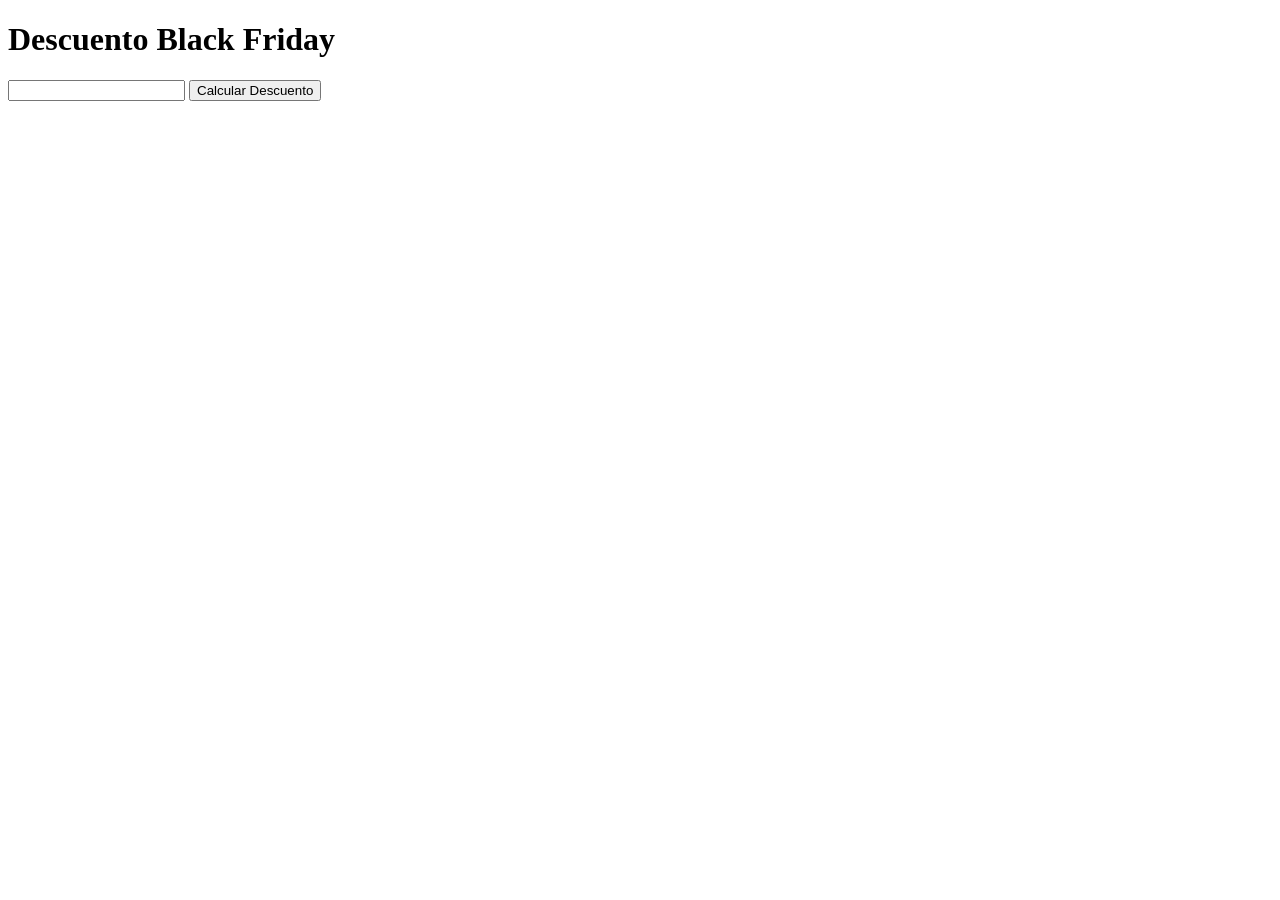
<file: Calculadora de Descuento Black/index.html>
<!DOCTYPE html>
<html lang="en">
<head>
    <meta charset="UTF-8">
    <meta name="viewport" content="width=device-width, initial-scale=1.0">
    <title>ejercicio-fijacion</title>
</head>
<body>
    <div class="proyecto-container">

        <h1>Descuento Black Friday</h1>
        <input type="number" id="precioPrenda">

        <button onclick="calcularDescuento()">Calcular Descuento</button>

        <div id="resultadoDescuento"></div>

    </div>
    <script>

        function calcularDescuento() {
            let precio = parseFloat(document.getElementById('precioPrenda').value);
            let descuento = precio * 0.30;
            let precioFinal = precio - descuento; 

            let formatoEuro = new Intl.NumberFormat('es-ES', {
                style: 'currency',
                currency: 'EUR'
            });

            document.getElementById('resultadoDescuento').innerHTML = `
        <div style="background-color: #e8f5e9; padding: 20px; border-radius: 8px; margin-top: 20px; border-left: 5px solid #2e7d32;">
            <p><strong>Precio Original:</strong> ${formatoEuro.format(precio)}</p>
            <p style="color: #c62828;"><strong>Descuento (30%):</strong> - ${formatoEuro.format(descuento)}</p>
            <hr style="border: 0; border-top: 1px dashed #ccc; margin: 10px 0;">
            <h3 style="color: #2e7d32;">Precio Final: ${formatoEuro.format(precioFinal)}</h3>
        </div>
    `;
            
        }

        

    </script>
</body>
</html>
</file>
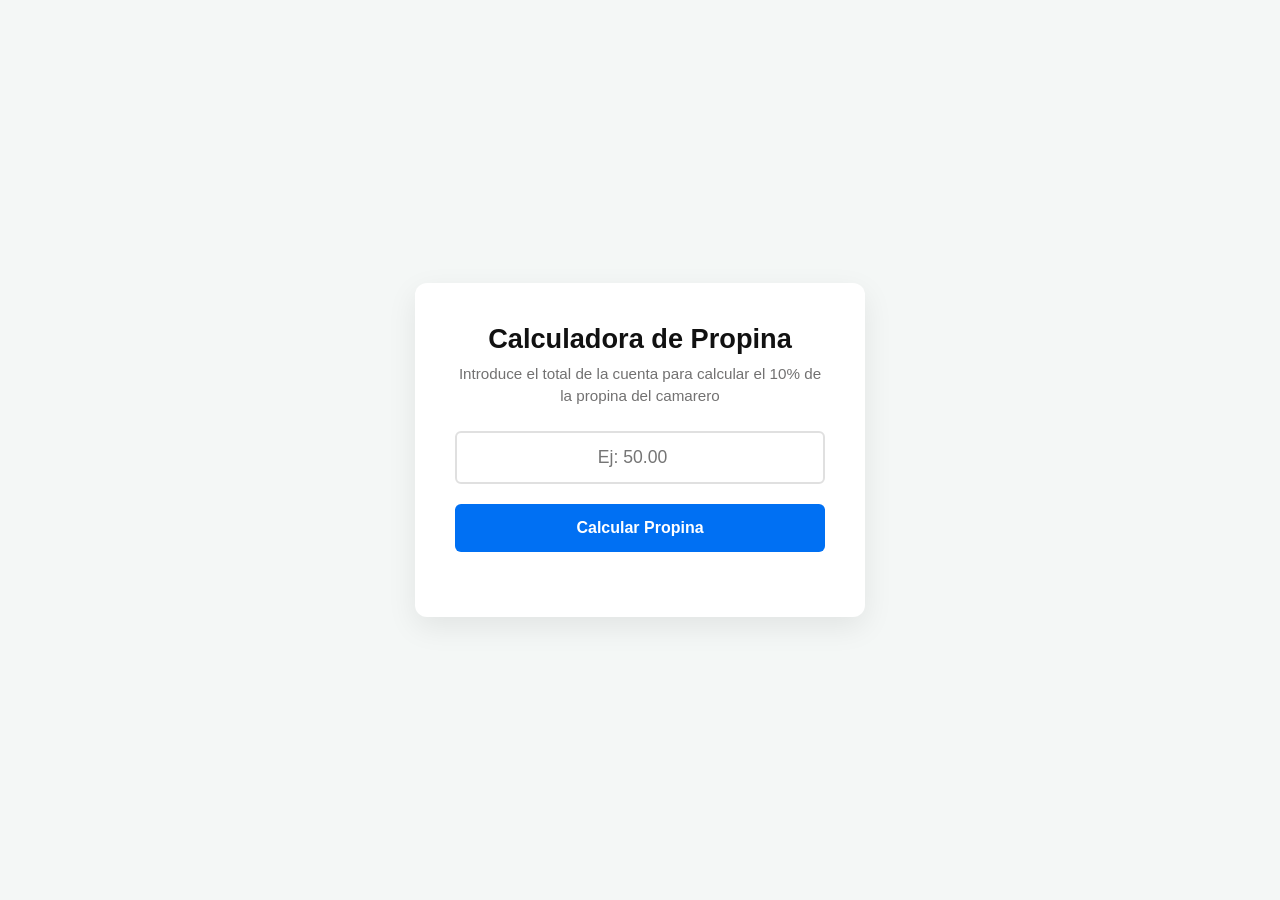
<file: calculadora-propina/index.html>
<!DOCTYPE html>
<html lang="es-ES">
<head>
    <meta charset="UTF-8">
    <meta name="viewport" content="width=device-width, initial-scale=1.0">
    <title>Calculadora de Propina</title>
    <link rel="stylesheet" href="style.css">

</head>
<body>

    <div class="proyecto-container">

        <div class="proyecto-calculadora">
            <h1>Calculadora de Propina</h1>
            <p>Introduce el total de la cuenta para calcular el 10% de la propina del camarero</p>

            <div class="campo-grupo">
                <input type="number" id="valorCuenta" placeholder="Ej: 50.00">
            </div>

            <button onclick="calcularPropina()">Calcular Propina</button>
            <div id="resultadoPropina" class="resultado-zona"></div>
        </div>    
    </div>
</body>

<script>

    function calcularPropina(){
        let valorCuenta = parseFloat(document.getElementById('valorCuenta').value);
        let propina = valorCuenta * 0.10;
        let resultadoPropina = valorCuenta + propina

        let formatoEuro = new Intl.NumberFormat('es-ES', {
            style: 'currency',
            currency: 'EUR'
        });

        document.getElementById('resultadoPropina').innerHTML = `
            <div>
                <p>Subtotal (Cuenta): ${formatoEuro.format(valorCuenta)}</p>
                <p>Propina (10%): + ${formatoEuro.format(propina)}</p>
                <hr>
                <h3>Total a Pagar: ${formatoEuro.format(resultadoPropina)}</h3>
            </div>
            `;    

            }
    
</script>

</html>
</file>
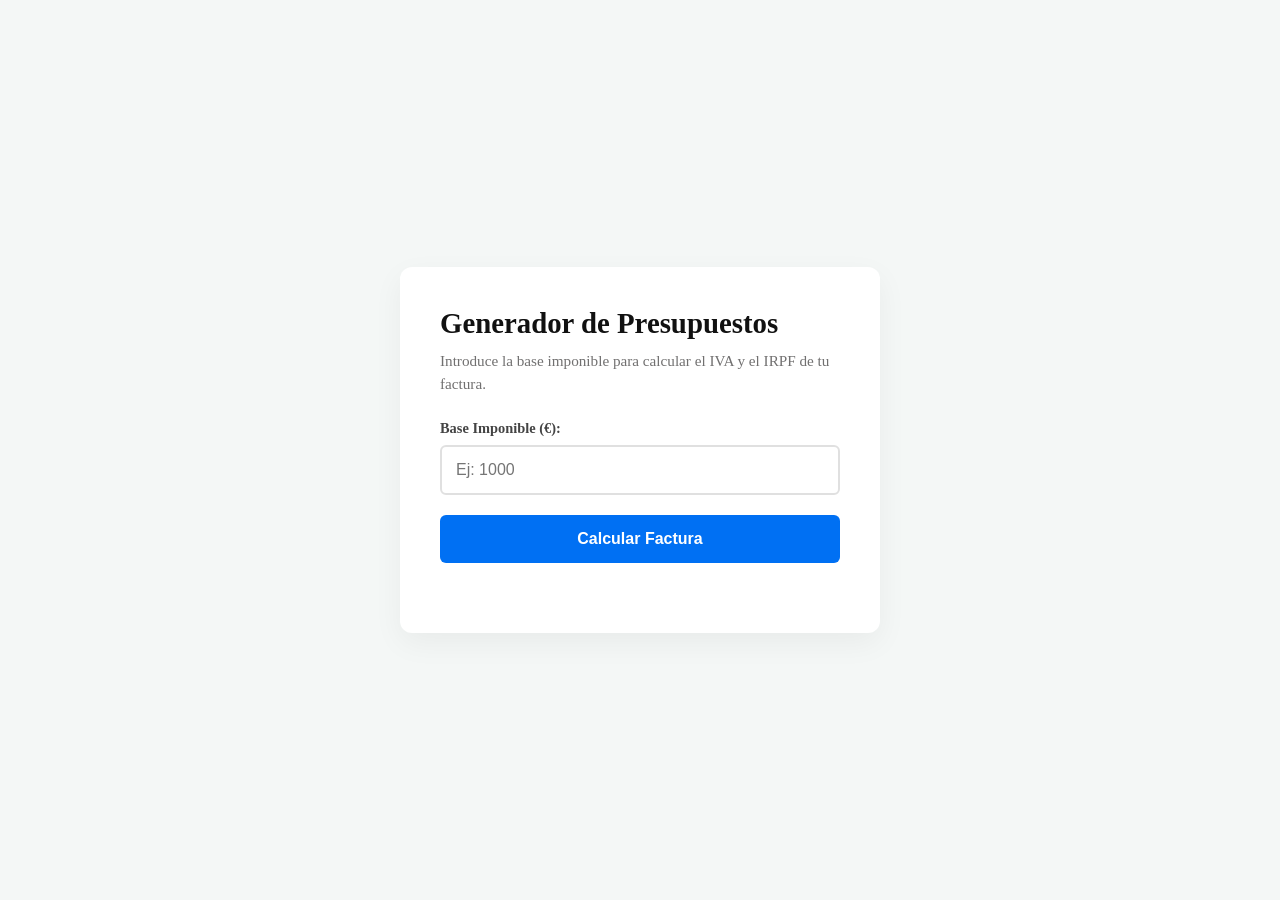
<file: generador-presupuestos/index.html>
<!DOCTYPE html>
<html lang="es">
<head>
    <meta charset="UTF-8">
    <meta name="viewport" content="width=device-width, initial-scale=1.0">
    <title>Calculadora de Presupuesto</title>
    <link rel="stylesheet" href="style.css">
</head>
<body>
<div class="proyecto-container">
    <div class="proyecto-calculadora">
        <h1>Generador de Presupuestos</h1>
        <p>Introduce la base imponible para calcular el IVA y el IRPF de tu factura.</p>

        <div class="campo-grupo">
            <label for="valorBruto">Base Imponible (€): </label>
            <input type="number" id="valorBruto" placeholder="Ej: 1000">
        </div>

        <button onclick="generarPresupuesto()">Calcular Factura</button>

        <div id="resultado" class="resultado-zona">

        </div>
    </div>
</div>

    <script>

        function generarPresupuesto() {

            let entradaUsuario = document.getElementById('valorBruto').value;
            let valorBruto = parseFloat(entradaUsuario);

            if (isNaN(valorBruto) || valorBruto <= 0) {
                document.getElementById('resultado').innerHTML = "<p class='error'>Por favor,introduce un número válido.</p>";
                return;
            }

            let iva = valorBruto * 0.21; 
            let irpf = valorBruto * 0.15;
            let valorFinal = valorBruto + iva - irpf;
            
            let formatoEuro = new Intl.NumberFormat('es-ES', {
                style: 'currency',
                currency: 'EUR'
            });

            document.getElementById('resultado').innerHTML = `
                <div class="recibo-resumen">
                    <p><strong>Base Imponible:</strong> ${formatoEuro.format(valorBruto)}</P>
                    <p><strong>IVA Aplicado (21%):</strong> + ${formatoEuro.format(iva)}</p>
                    <p><strong>IRPF Retenido (15%):</strong> - ${formatoEuro.format(irpf)}</p>
                    <hr>
                    <h3>Total Líquido: ${formatoEuro.format(valorFinal)}</h3>
                </div>    
            
            `;          

        }
    </script>

</body>
</html>
</file>
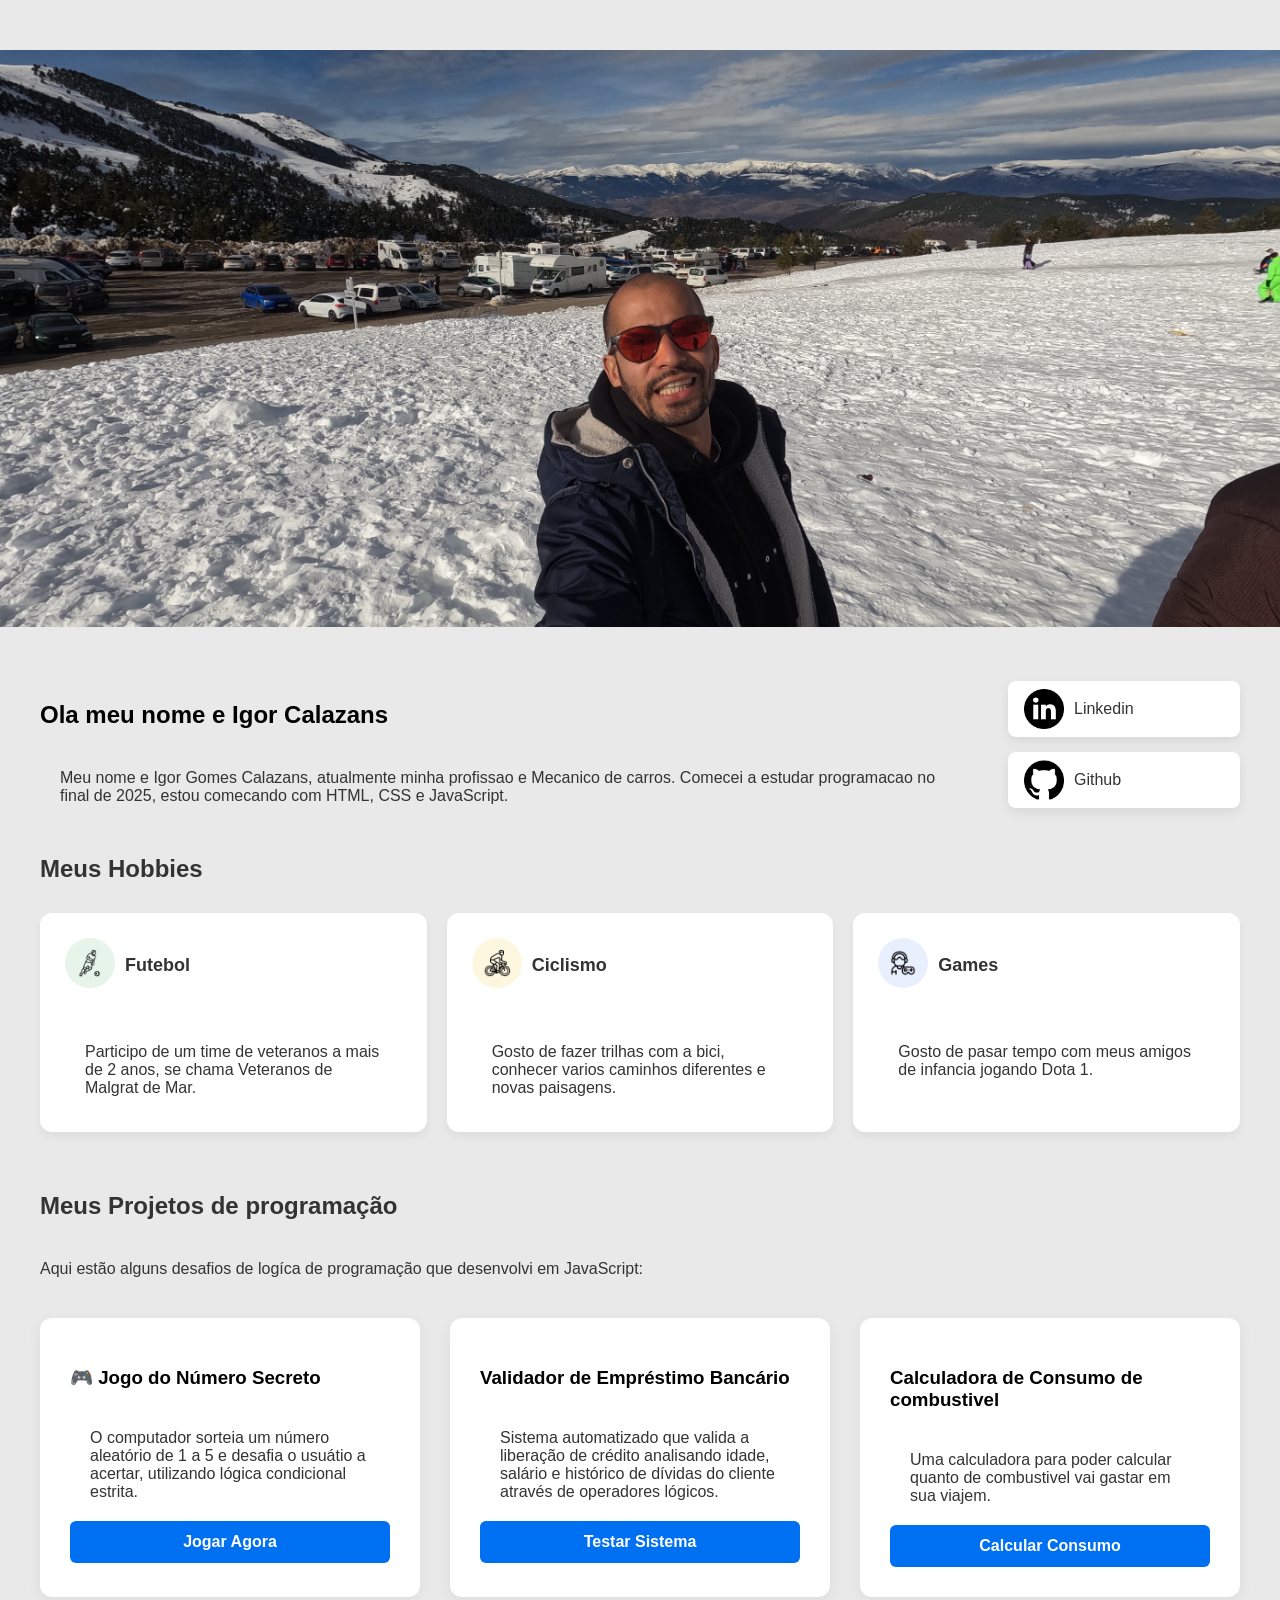
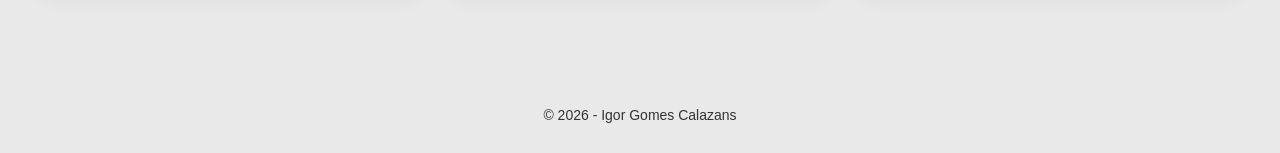
<file: Pagina Pessoal/index.html>
<!DOCTYPE html>
<html lang="pt-BR">
    <head>
        <meta charset="UTF-8">
        <meta name="viewport" content="width=device-width, initial-scale=1.0">
        <title>Meu Portifólio Igor Gomes Calazans</title>

        <link rel="stylesheet" href="estilo.css">

    </head>
    <body>

        <header>
            <img src="img/igorcalazans.png" alt="Foto de perfil de Igor Calazans" width="100%" >
        </header>

        <main>

            <section class="profile-container">
                <div class="profile-text">
                    <h1>Ola meu nome e Igor Calazans</h1>
                    <p>
                    Meu nome e Igor Gomes Calazans, atualmente minha profissao e Mecanico de carros. 
                    Comecei a estudar programacao no final de 2025, estou comecando com HTML, CSS e JavaScript.
                    </p>
                </div>

                <div class="profile-links">
                        
                    <a href="https://www.linkedin.com/in/igor-calazans-14679012a/?locale=pt" target="_blank" rel="noopener noreferrer" class="link-button">
                        <img src="img/linkedin.png" alt="logo do linkedin" class="link-img">
                         Linkedin
                    </a>                    
                    <a href="https://github.com/IgorGCalazans" target="_blank" rel="noopener noreferrer" class="link-button">
                        <img src="img/github.png" alt="lodo do GitHub" class="link-img">
                         Github
                    </a>                    
                      
                </div>
            </section>
    

        <section id="hobbies">

            <h2>Meus Hobbies</h2>
    
            <div id="habilidades">
        
                <div class="hobby-card" id="futebol">
                    <div class="card-header">
                        <div class="icon-container green">
                            <img src="img/jogador-de-futebol.png" alt="Ícone de Futebol" class="png-icon">                        
                        </div>
                            <h3 class="titulo-hobbies">Futebol</h3>                           
                    </div>

                    <p>
                    Participo de um time de veteranos a mais de 2 anos, 
                    se chama Veteranos de Malgrat de Mar. 
                    </p>
                </div>
            
                <div class="hobby-card" id="ciclismo">
                    <div class="card-header">
                        <div class="icon-container orange">
                            <img src="img/ciclismo.png" alt="Ícone de Ciclismo" class="png-icon">                        
                        </div>  
                        <h3 class="titulo-hobbies">Ciclismo</h3>
                    </div>

                    <p>
                    Gosto de fazer trilhas com a bici, 
                    conhecer varios caminhos diferentes e novas paisagens.                 
                    </p>
                </div>

                <div class="hobby-card" id="game">
                    <div class="card-header">
                        <div class="icon-container blue">
                            <img src="img/jogador.png" alt="Ícone de Controle de videogame" class="png-icon">                        
                        </div>
                        <h3 class="titulo-hobbies">Games</h3>
                    </div>

                    <p>
                    Gosto de pasar tempo com meus 
                    amigos de infancia jogando Dota 1.
                    </p>
                    
                </div>

            </div>        
        </section>

        </main>

        <section id="projetos">

                <h2>Meus Projetos de programação</h2>
                <p>Aqui estão alguns desafios de logíca de programação que desenvolvi em JavaScript:</p>

            <div class="projeto-container">

                <div class="projeto-card">
                    <h3>🎮 Jogo do Número Secreto</h3>
                    <p>
                        O computador sorteia um número aleatório de 1 a 5 e desafia o usuátio a acertar, 
                        utilizando lógica condicional estrita.
                    </p>
                    <button onclick="jogarNumeroSecreto()">Jogar Agora</button>
                </div>

                <div class="projeto-card">
                    <h3> Validador de Empréstimo Bancário</h3>
                    <p>
                        Sistema automatizado que valida a liberação de crédito analisando idade, salário e histórico de dívidas
                        do cliente através de operadores lógicos.
                    </p>
                    <button onclick="validarEmprestimo()">Testar Sistema</button>
                </div>

                <div class="projeto-card">
                    <h3> Calculadora de Consumo de combustivel</h3>
                    <p>
                        Uma calculadora para poder calcular quanto de combustivel 
                        vai gastar em sua viajem.
                    </p>
                    <button onclick="consumoMedio()">Calcular Consumo</button>
                </div>

            </div>
        </section>

        <footer>
            <p>© 2026 - Igor Gomes Calazans</p>
        </footer>

        <script>
            // Projeto 1: Jogo do Número Secreto
            function jogarNumeroSecreto() {
                let sorteio = Math.floor(Math.random() * 5) + 1;
                let usuario = parseInt(prompt("Tente a Sorte, Digite um número de 1 a 5"));

                if (usuario === sorteio) {
                    alert("🎉 Você acertou! O número correto foi " + sorteio);
                } else {
                    alert("❌ Você errou! O número correto era " + sorteio);
                }
            }

            // Projeto 2: Validador de Empréstimo
            function validarEmprestimo() {
                let idade = parseFloat(prompt("Qual é a sua idade? "));
                let salario = parseFloat(prompt("Qual é o seu salario? "));
                let nomeLimpo = prompt("Você tem alguma dívida? (resposta com 1 para 'sim' ou 2 para 'não')").toLowerCase();

                if (idade >= 18 && salario >= 2500 && nomeLimpo === '2') {
                    alert("✅ Empréstimo Aprovado");
                } else {
                    alert("❌ Empréstimo Recusado");
                }
            }


            // Projeto 3: Calculadora de consumo de Combustivel
            function consumoMedio() {
                let tipoCarro = prompt("Qual o tamanho do seu carro? Digite 1 para Pequeno(HB20, Gol) Digite 2 para Médio(Corolla, Civil) Digite 3 para Grande(SUV)");
                let km = parseFloat(prompt("Quantos quilômetros (KM) você vai percorrer na viagem? "));
                let precoCombustivel = parseFloat(prompt("Qual e o preço medio do litro do combustivel? "));
                
                let consumoMedio;

                if (tipoCarro === "1"){
                     consumoMedio = 13;     
                } else if (tipoCarro === "2") {
                     consumoMedio = 10;
                } else if (tipoCarro === "3") {
                     comsumoMedio = 8;
                } else {
                    alert("Opção inválida! Vamos considerar uma média padrão de 10 km/l.");
                    comsumoMedio = 10;
                }

                let litrosNecessarios = km / consumoMedio;
                let custoTotal = litrosNecessarios * precoCombustivel;

                alert("Para essa viagem, o ccusto total estimado com combustível sera de: R$ " + custoTotal.toFixed(2));
            }

        </script>

    </body>
</html>
</file>
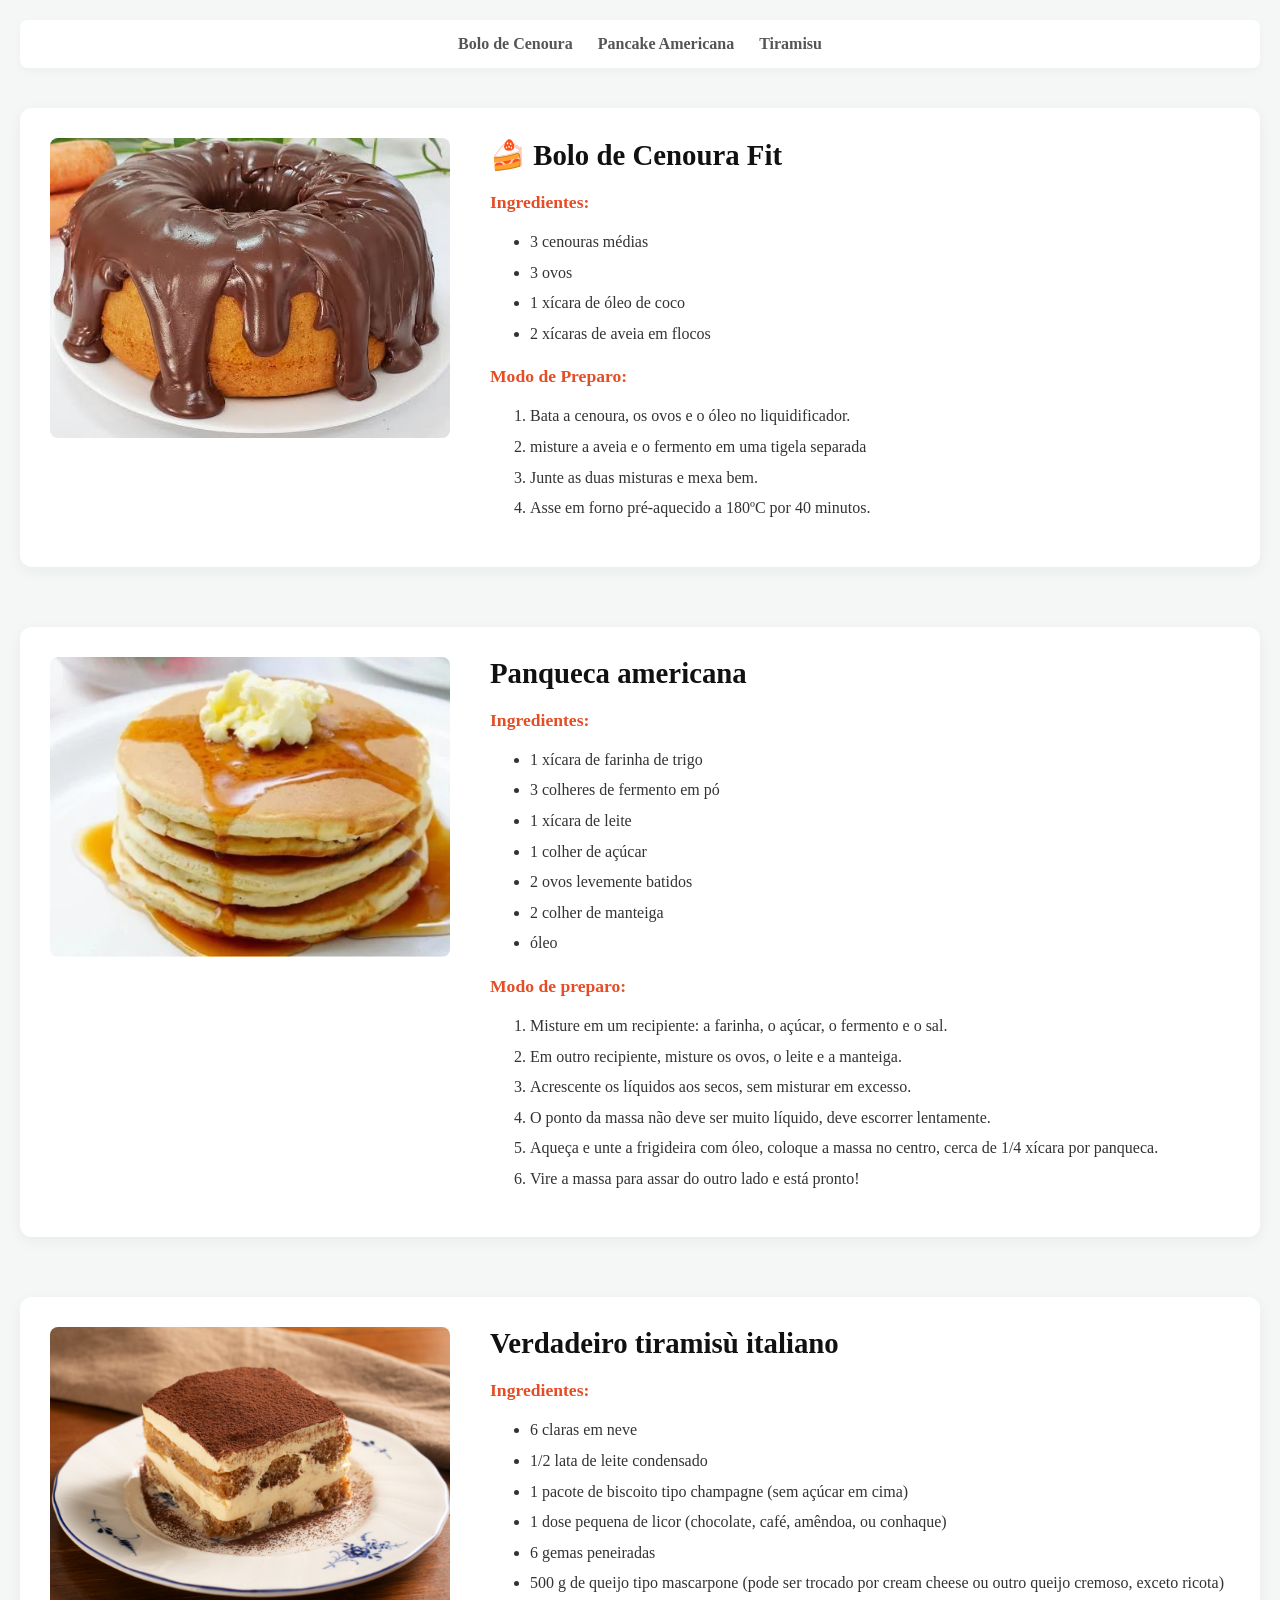
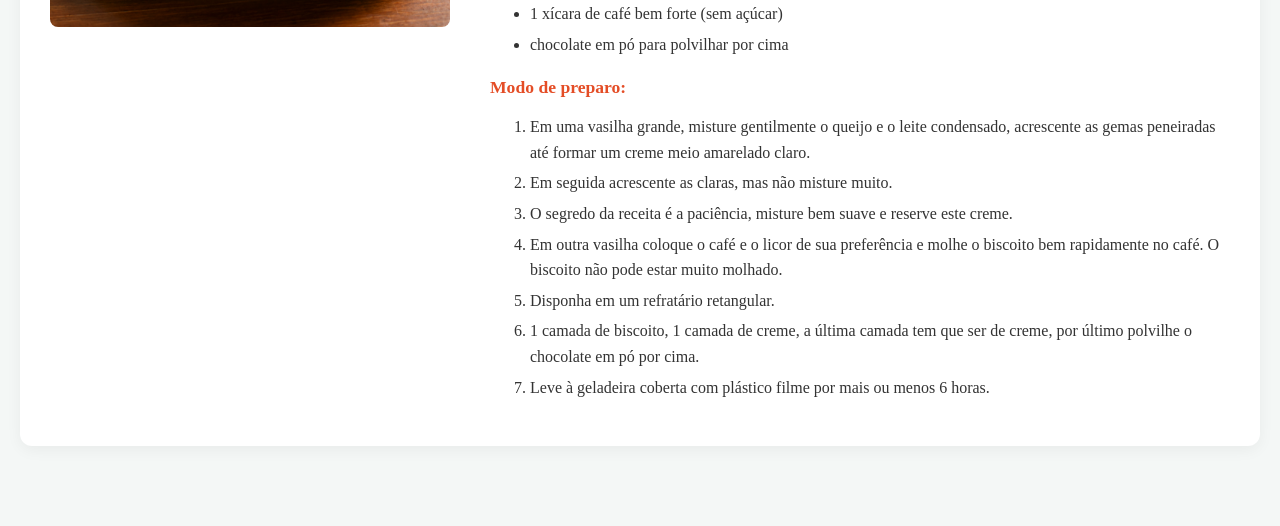
<file: Página de Receitas Culinárias/receitas.html>
<!DOCTYPE html>
<html lang="pt-BR">
<head>
    <meta charset="UTF-8">
    <meta name="viewport" content="width=device-width, initial-scale=1.0">
    <title>Receitas Culinarias</title>
    <link rel="stylesheet" href="receitas.css">

</head>
<body>

    <nav>
        <a href="#receita1">Bolo de Cenoura</a>
        <a href="#receita2">Pancake Americana</a>
        <a href="#receita3">Tiramisu</a>
    </nav>

  
    <section id="receita1">
        <article>
            
        <img src="img/bolo-de-cenoura.jpg" alt="Foto de um bolo de cenoura com coberura de chocolate">

        <div class="receita-conteudo">
            <h2>🍰 Bolo de Cenoura Fit</h2>
            <h3>Ingredientes: </h3>

            <ul>
                <li>3 cenouras médias</li>
                <li>3 ovos</li>
                <li>1 xícara de óleo de coco</li>
                <li>2 xícaras de aveia em flocos</li>
            </ul>

            <h3>Modo de Preparo:</h3>

            <ol>
                <li>Bata a cenoura, os ovos e o óleo no liquidificador.</li>
                <li>misture a aveia e o fermento em uma tigela separada</li>
                <li>Junte as duas misturas e mexa bem.</li>
                <li>Asse em forno pré-aquecido a 180ºC por 40 minutos.</li>
            </ol>
        </div>
        </article>
    </section>

    <section id="receita2">
        <article>
            
            <img src="img/panqueca-americana.jpg" alt="Foto de uma pancake americana com meu por cima dela.">

        <div class="receita-conteudo">   
            <h2> Panqueca americana</h2>
            <h3>Ingredientes: </h3>

            <ul>
                <li>1 xícara de farinha de trigo</li>
                <li>3 colheres de fermento em pó</li>
                <li>1 xícara de leite</li>
                <li>1 colher de açúcar</li>
                <li>2 ovos levemente batidos</li>
                <li>2 colher de manteiga</li>
                <li>óleo</li>
            </ul>
            <h3>Modo de preparo: </h3>

            <ol>
                <li>Misture em um recipiente: a farinha, o açúcar, o fermento e o sal.</li>
                <li>Em outro recipiente, misture os ovos, o leite e a manteiga.</li>
                <li>Acrescente os líquidos aos secos, sem misturar em excesso.</li>
                <li>O ponto da massa não deve ser muito líquido, deve escorrer lentamente.</li>
                <li>Aqueça e unte a frigideira com óleo, coloque a massa no centro, cerca de 1/4 xícara por panqueca.</li>
                <li>Vire a massa para assar do outro lado e está pronto!</li>
            </ol>
         </div>   
        </article>
    </section>

    <section id="receita3">
        <article>            

        <img src="img/Tiramisu_1200x800.jpg" alt="Foto de um tiramisu">

        <div class="receita-conteudo">        
            <h2>Verdadeiro tiramisù italiano</h2>
            <h3>Ingredientes: </h3>

            <ul>
                <li>6 claras em neve</li>
                <li>1/2 lata de leite condensado</li>
                <li>1 pacote de biscoito tipo champagne (sem açúcar em cima)</li>
                <li>1 dose pequena de licor (chocolate, café, amêndoa, ou conhaque)</li>
                <li>6 gemas peneiradas</li>
                <li>500 g de queijo tipo mascarpone (pode ser trocado por cream cheese ou outro queijo cremoso, exceto ricota)</li>
                <li>1 xícara de café bem forte (sem açúcar)</li>
                <li>chocolate em pó para polvilhar por cima</li>
            </ul>

            <h3>Modo de preparo: </h3>

            <ol>
                <li>
                    Em uma vasilha grande, misture gentilmente o queijo e o leite condensado, 
                    acrescente as gemas peneiradas até formar um creme meio amarelado claro.
                </li>
                <li>Em seguida acrescente as claras, mas não misture muito.</li>
                <li>O segredo da receita é a paciência, misture bem suave e reserve este creme.</li>
                <li>
                    Em outra vasilha coloque o café e o licor de sua preferência e molhe o biscoito bem rapidamente no café. 
                    O biscoito não pode estar muito molhado.
                </li>
                <li>Disponha em um refratário retangular.</li>
                <li>
                    1 camada de biscoito, 1 camada de creme, a última camada tem que ser de creme, 
                    por último polvilhe o chocolate em pó por cima.
                </li>
                <li>Leve à geladeira coberta com plástico filme por mais ou menos 6 horas.</li>
            </ol>
        </div>    
        </article>
    </section>
    </div>
    
</body>
</html>
</file>
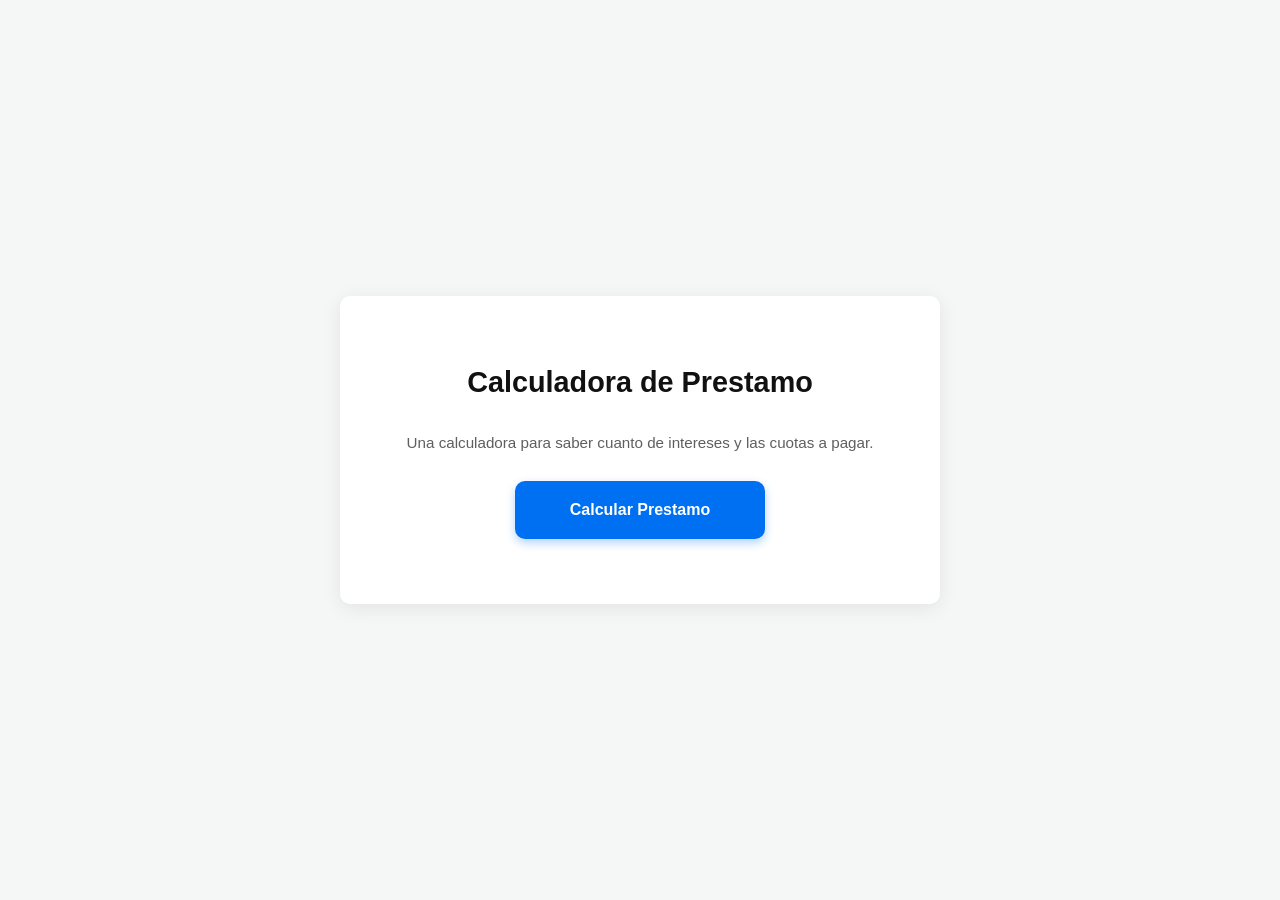
<file: simulador-prestamo/simulador-prestamo.html>
<!DOCTYPE html>
<html lang="es">
<head>
    <meta charset="UTF-8">
    <meta name="viewport" content="width=device-width, initial-scale=1.0">
    <title>Simulador de Prestamo</title>

    <link rel="stylesheet" href="style.css">

</head>
<body>

    <div class="proyeto-container">
        <div class="proyeto-calculadora">
            <h1>Calculadora de Prestamo</h1>
            <p>Una calculadora para saber cuanto de intereses y las cuotas a pagar.</p>

            <button onclick="calcularPrestamo()">Calcular Prestamo</button>
        </div>
    </div>
        <script>

            function calcularPrestamo(){
                
                let cantidad = parseFloat(prompt("¿Qué cantidad de dinero necesitas solicitar? (€)"));

                if (isNaN(cantidad) || cantidad <= 0){
                    alert("Por favor, introduzca una cantidad de dinero válida.");
                    return;
                }

                let plazos = prompt("Seleccione el plazo de devolucíon:\n1 - 12 meses (5% interés)\n2 - 24 meses (10% interés)\n3 - 36 meses (15% interés)");

                let tasaInteres;
                let meses;

                if (plazos === "1" || plazos === "12"){
                    tasaInteres = 0.05;
                    meses = 12;
                } else if (plazos === "2" || plazos === "24"){
                    tasaInteres = 0.10;
                    meses = 24;
                } else if (plazos === "3" || plazos === "36"){
                    tasaInteres = 0.15;
                    meses = 36;
                } else {
                    alert("Opcíon no válida, Por favor, intente de nuevo.");
                    return; 
                }

                let totalIntereses = cantidad * tasaInteres;
                let valorPrestamo = cantidad + totalIntereses;
                let cuotaMensual = valorPrestamo / meses;

                let formatoEuro = new Intl.NumberFormat('es-ES', {
                    style: 'currency', 
                    currency: 'EUR'
                });
                
                alert("Resumen de su préstamo:\n" + 
                    "- Total a devolver: " + formatoEuro.format(valorPrestamo) + "\n" + 
                    "- Intereses aplicados: " + formatoEuro.format(totalIntereses) + "\n" + 
                    "- Cuota mensual (" + meses + " meses): " + formatoEuro.format(cuotaMensual));       
            }

        </script>
    
</body>
</html>
</file>
<file: calculadora-propina/style.css>
* {
    margin: 0;
    padding: 0;
    box-sizing: border-box;
}

body {
    margin: 0;
    font-family: 'Segoe UI', Tahoma, Geneva, Verdana, sans-serif;
    background-color: #f4f7f6;
}

.proyecto-container {
    display: flex;
    justify-content: center;
    align-items: center;
    min-height: 100vh;
    padding: 20px;
}

.proyecto-calculadora {
    background: #ffffff;
    padding: 40px;
    border-radius: 12px;
    box-shadow: 0 10px 30px rgba(0, 0, 0, 0.08);
    text-align: center;
    max-width: 450px;
    width: 100%;
}

.proyecto-calculadora h1 {
    font-size: 1.7rem;
    color: #111111;
    margin-bottom: 8px;
    
}

.proyecto-calculadora p {
    font-size: 0.95rem;
    color: #727171;
    margin-bottom: 25px;
    line-height: 1.4;
}

.campo-grupo input {
    width: 100%;
    padding: 14px;
    font-size: 1.1rem;
    border: 2px solid #e0e0e0;
    border-radius: 6px;
    outline: none;
    text-align: center;
    margin-bottom: 20px;
    transition: border-color 0.2s;
}

.campo-grupo input:focus {
    border-color: #0070f3;
}

.proyecto-calculadora button {
    background-color: #0070f3;
    color: white;
    border: none;
    padding: 15px;
    font-size: 1rem;
    font-weight: bold;
    border-radius: 6px;
    cursor: pointer;
    width: 100%;
    transition: all 0.3s ease;
}

.proyecto-calculadora button:hover {
    background-color: #0051a8;
    transform: translateY(-2px);
    box-shadow: 0 5px 15px rgba(0, 112, 243, 0.3);
}

.resultado-zona {
    margin-top: 25px;
    text-align: left;
}
</file>
<file: generador-presupuestos/style.css>
* {
    margin: 0;
    padding: 0;
    box-sizing: border-box;
}

body {
    font-family: Segoe 'Segoe UI', Tahoma, Geneva, Verdana, sans-serif;
    background-color: #f4f7f6;
    color: #333333;
}

.proyecto-container {
    display: flex;
    justify-content: center;
    align-items: center;
    min-height: 100vh;
    padding: 20px;
}

.proyecto-calculadora {
    background-color: #ffffff;
    padding: 40px;
    border-radius: 12px;
    box-shadow: 0 10px 30px rgba(0, 0, 0, 0.05);
    width: 100%;
    max-width: 480px;
}

.proyecto-calculadora h1 {
    font-size: 1.8rem;
    color: #111111;
    margin-bottom: 10px;
}

.proyecto-calculadora p {
    font-size: 0.95rem;
    color: #717070;
    margin-bottom: 25px;
    line-height: 1.5;
}

.campo-grupo {
    display: flex;
    flex-direction: column;
    text-align: left;
    margin-bottom: 20px;
}

.campo-grupo label {
    font-size: 0.9rem;
    font-weight: bold;
    color: #444444;
    margin-bottom: 8px;
}

.campo-grupo input {
    padding: 14px;
    font-size: 1rem;
    border: 2px solid #e0e0e0;
    border-radius: 6px;
    outline: none;
    transition: border-color 0.2s;
}

.campo-grupo input:focus {
    border-color: #0070f3;
}

.proyecto-calculadora button {
    background-color: #0070f3;
    color: white;
    border: none;
    padding: 15px;
    font-size: 1rem;
    font-weight: bold;
    border-radius: 6px;
    cursor: pointer;
    width: 100%;
    transition: all 0.3s ease;
}

.proyecto-calculadora button:hover {
    background-color: #0051a8;
    transform: translateY(-2px);
    box-shadow: 0 5px rgba(0, 112, 243, 0.3);
}

.resultado-zona {
    margin-top: 30px;
    text-align: left;
}

.recibo-resumen {
    background-color: #f8f9fa;
    padding: 20px;
    border-radius: 8px;
    border-left: 4px solid #0070f3;
}

.recibo-resumen p {
    margin-bottom: 12px !important;
    display: flex;
    justify-content: space-between;
}

.recibo-resumen hr {
    border: 0;
    border-top: 1px dashed #cccccc;
    margin: 15px 0;
}

.recibo-resumen h3 {
    font-size: 1.2rem;
    color: #111111;
    display: flex;
    justify-content: space-between;
}
</file>
<file: Pagina Pessoal/estilo.css>
body {
     margin: 0;
     margin-top: 50px;
     background: rgb(233, 233, 233);
     font-family: sans-serif;     
}

header {
    margin-bottom: 50px;
}

#hobbies h2 {
    max-width: 1200px;
    margin: 40px auto 10px auto;
    padding: 0 20px;
    color: #333;
}

#projetos h2, p {
    max-width: 1200px;
    margin: 40px auto 10px auto;
    padding: 0 20px;
    color: #333;
    
}

.profile-container {
    display: flex;
    justify-content: space-between;
    gap: 40px;
    max-width: 1200px;
    margin: 0 auto;
    padding: 0 20px;
}

.profile-links {
    display: flex;
    flex-direction: column;
    gap: 15px;
}

.link-button {
    display: flex;
    align-items: center;
    gap: 10px;
    background-color: #ffffff;
    padding: 8px 16px;
    border-radius: 8px;
    width: 200px;
    text-decoration: none;
    color: #333333;
    box-shadow: 0px 4px 12px rgba(0, 0, 0, 0.08);
    transition: all 0.3s ease;

}

.link-img {
    width: 40px;
    height: 40px;
    object-fit: contain;
}

.link-button:hover {
    transform: translateX(-4px);
    box-shadow: 0px 8px 20px rgba(0, 0, 0, 0.15);
    background-color: #f8fafc;
}

#habilidades {
    display: flex;
    justify-content: space-between;
    gap: 20px;
    padding: 20px;
    max-width: 1200px;
    margin: 0 auto;
}

.hobby-card {
    flex: 1;
    background-color: #ffffff;
    padding: 25px;
    border-radius: 12px;
    box-shadow: 0px 5px 9px rgba(0, 0, 0, 0.05);
}

.icon-container {
    width: 50px;
    height: 50px;
    border-radius: 50%;
    display: flex;
    align-items: center;
    justify-content: center;
    margin-bottom: 15px;
}

.icon-container img {
    width: 28px;
    height: 28px;
    object-fit: contain;
}

.titulo-hobbies {
    color: #333333;
    margin: 0;
    font-size: 18px;
    margin: 0 0 10px 0;
}

.card-header {
    display: flex;
    align-items: center;
    gap: 10px;
    margin-bottom: 15px;
}

.green {
  background-color: #e6f4ea; /* Verde campo */
  color: #137333;
}
.blue {
  background-color: #e8f0fe; /* Azul céu */
  color: #0d4a9b;
}
.orange {
  background-color: #fef7e0; /* Laranja gamer */
  color: #b06000;
}

footer {
    text-align: center;
    margin-top: 50px;
    padding: 20px;
    color: #5a5a5a;
    font-size: 14px;
}

.projeto-container {
    display: flex;
    flex-wrap: wrap;
    justify-content: center;
    gap: 30px;
    margin: 40px;
}

.projeto-card {
    background-color: #ffffff;
    box-shadow: 0 4px 15px rgba(0, 0, 0, 0.05);
    border-radius: 12px;
    padding: 30px;
    width: 320px;
}

.projeto-card button {
    background-color: #0070f3;
    color: #ffffff;
    border: none;
    padding: 12px 20px;
    font-size: 1rem;
    font-weight: bold;
    border-radius: 6px;
    cursor: pointer;
    width: 100%;
    margin-top: 10px;  
    transition: all 0.3s ease; 
}
.projeto-card button:hover {
    background-color: #0051a8;
    transform: translateY(-4px);
    box-shadow: 0 5px 15px rgba(0, 112, 243, 0.4);
}
</file>
<file: Página de Receitas Culinárias/receitas.css>
body {
    font-family: Segoe 'Segoe UI', Tahoma, Geneva, Verdana, sans-serif;
    background-color: #f4f7f6;
    color: #333333;
    margin: 0;
    padding: 20px;
}

html {
    scroll-behavior: smooth;
}

nav {
    background-color: #ffffff;
    padding: 15px 20px;
    border-radius: 8px;
    box-shadow: 0 4px 10px rgba(0, 0, 0, 0.03);
    margin-bottom: 40px;
    display: flex;
    justify-content: center;
    gap: 25px;
}

nav a {
    text-decoration: none;
    color: #555555;
    font-weight: bold;
    font-family: 0.95rem;
    transition: color   0.2s ease;
}

nav a:hover {
    color: #e44d26;
}

article {
    display: flex;
    gap: 40px;
    margin-bottom: 60px;
    background: #ffffff;
    padding: 30px;
    border-radius: 12px;
    box-shadow: 0 4px 15px rgba(0,0,0,0.05);
}

article img {
    width: 100%;
    max-width: 400px;
    height: 300px;
    object-fit: cover;
    border-radius: 8px;
}

.receita-conteudo {
    flex: 1;
}

.receita-conteudo h2 {
    font-size: 1.8rem;
    color: #111111;
    margin-top: 0;
    margin-bottom: 20px;
}

.receita-conteudo h3 {
    font-size: 1.1rem;
    color: #e44d26;
    margin-top: 20px;
    margin-bottom: 10px;
}

.receita-conteudo li {
    line-height: 1.6;
    margin-bottom: 5px;
}

@media (max-width: 768px){
    article {
        flex-direction: column;
        gap: 20px;
        padding: 15px;
    }

    article img {
        max-width: 100%;
        height: 220px;
    }
    nav {
        flex-wrap: wrap;
        gap: 15px;
    }
}
</file>
<file: simulador-prestamo/style.css>
body {
    margin: 0;
    font-family: sans-serif;
    background-color: #f4f7f6;
}

.proyeto-container {
    display: flex;
    justify-content: center;
    align-items: center;
    min-height: 100vh;
    padding: 50px;
    box-sizing: border-box;
}

.proyeto-calculadora {
    background-color: #ffffff;
    padding: 50px;
    border-radius: 10px;
    box-shadow: 0 4px 20px rgba(0, 0, 0, 0.08);
    text-align: center;
    max-width: 500px;
    width: 100%;
       
}

.proyeto-calculadora h1 {
    font-size: 1.8rem;
    color: #111111;
    margin-top: 0;
    margin-bottom: 35px;
    margin-top: 20px;
}

.proyeto-calculadora p {
    color: #605f5f;
    font-size: 0.95rem;
    margin-bottom: 30px;
}

.proyeto-calculadora button {
    display: block;
    margin: 15px auto;
    padding: 20px 30px;
    background-color: #0070f3;
    color: #ffffff;
    font-size: 1rem;
    font-weight: bold;
    border: none;
    border-radius: 10px;
    cursor: pointer;
    box-shadow: 0 4px 10px rgba(0, 112, 243, 0.3);
    transition: all 0.3s, ease;
    width: 50%;
    
}
.proyeto-calculadora button:hover {
    background-color: #0051a8;
    transform: translateY(-3px);
    box-shadow: 0 5px 15px rgba(0, 112, 243, 0.4);
    
}
</file>
